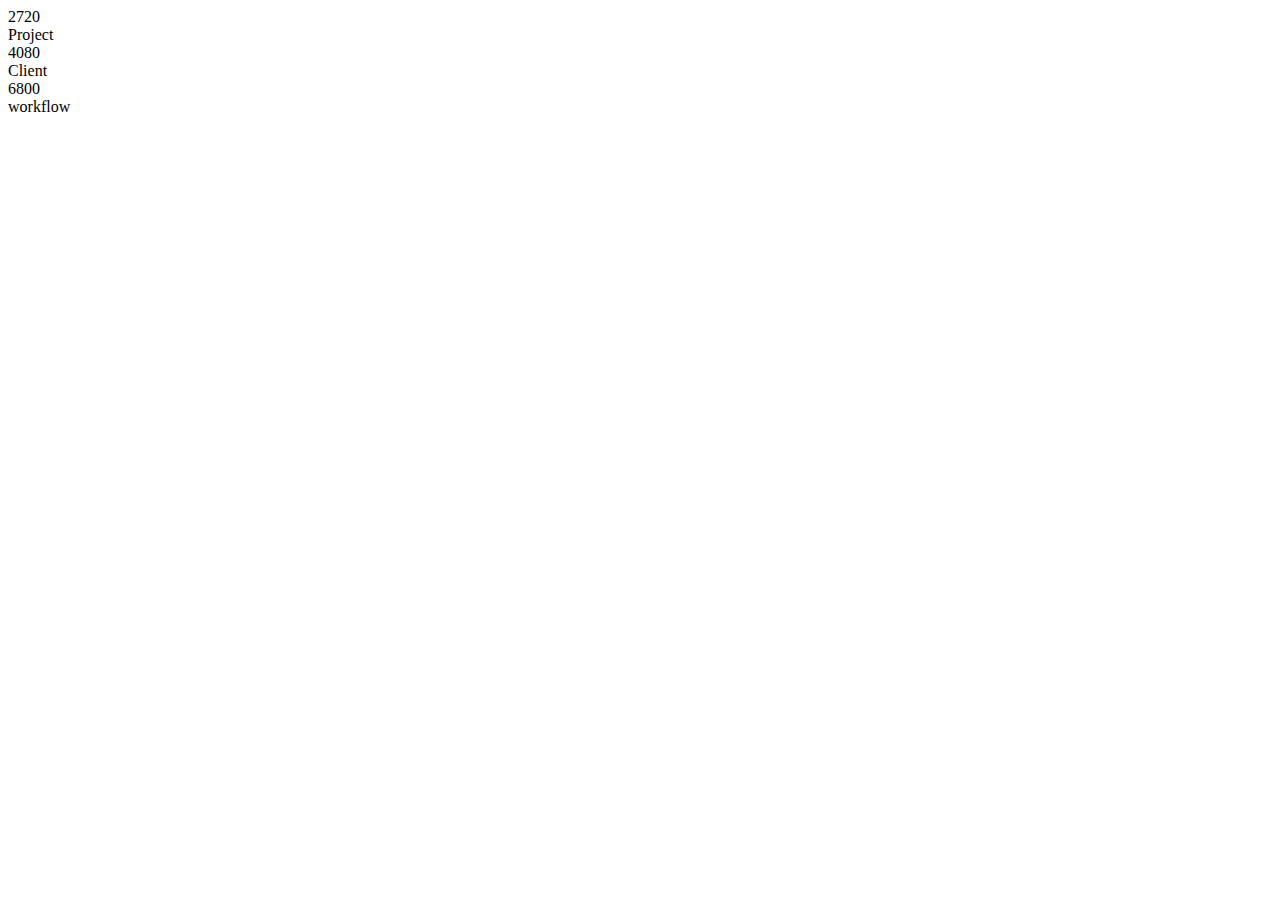
<file: Increment/index.html>
<!DOCTYPE html>
<html lang="en">
  <head>
    <meta charset="UTF-8" />
    <meta http-equiv="X-UA-Compatible" content="IE=edge" />
    <meta name="viewport" content="width=device-width, initial-scale=1.0" />
    <title>Document</title>
  </head>
  <body>

    <div class="countercontainer">
      <div class="counter" data-target="4000"></div>
      <span>Project</span>
    </div>
    <div class="countercontainer">
      <div class="counter" data-target="6000"></div>
      <span>Client</span>
    </div>
    <div class="countercontainer">
      <div class="counter" data-target="10000"></div>
      <span>workflow</span>
    </div>
  <body>

    <script src="increment.js"></script>
  </body>
</html>
</file>
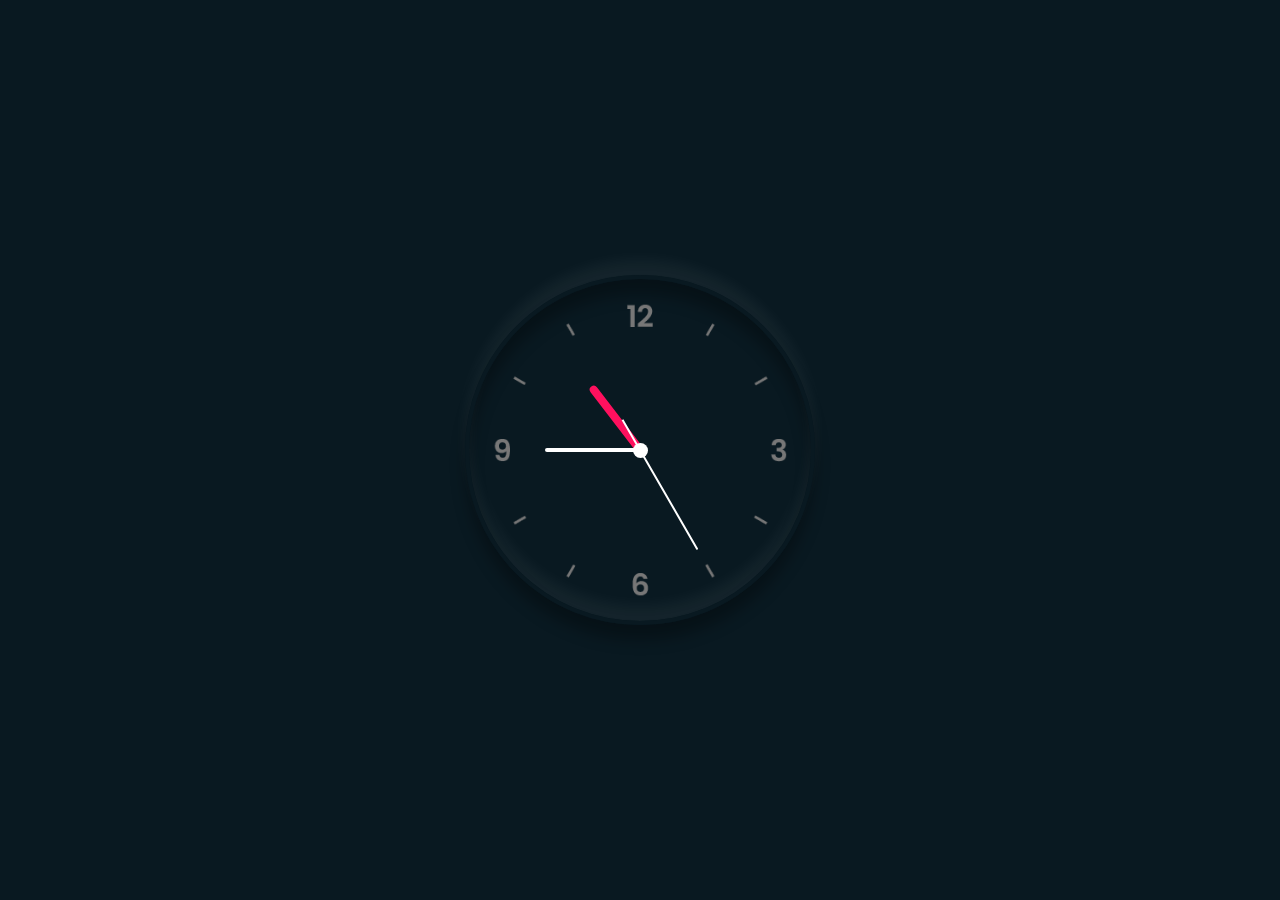
<file: Js clock/index.html>
<!DOCTYPE html>
<html lang="en">
  <head>
    <meta charset="UTF-8" />
    <meta http-equiv="X-UA-Compatible" content="IE=edge" />
    <meta name="viewport" content="width=device-width, initial-scale=1.0" />
    <title>Dark Theme Clock</title>
    <link rel="stylesheet" href="style.css" />
  </head>
  <body>
    <div class="clock">
      <div class="hour">
        <div class="hr" id="hr"></div>
      </div>
      <div class="min">
        <div class="mn" id="mn"></div>
      </div>
      <div class="sec">
        <div class="sc" id="sc"></div>
      </div>
    </div>
    <script type="text/javascript">
      const deg = 6;
      const hr = document.querySelector("#hr");
      const mn = document.querySelector("#mn");
      const sc = document.querySelector("#sc");
      
      setInterval(() => {
          let day = new Date();
          let hh = day.getHours() * 30;
          let mm = day.getMinutes() * deg;
          let ss = day.getSeconds() * deg;
          
          hr.style.transform = `rotateZ(${hh + mm / 12}deg)`;
          mn.style.transform = `rotateZ(${mm}deg)`;
          sc.style.transform = `rotateZ(${ss}deg)`;
          });
    </script>
  </body>
</html>
</file>
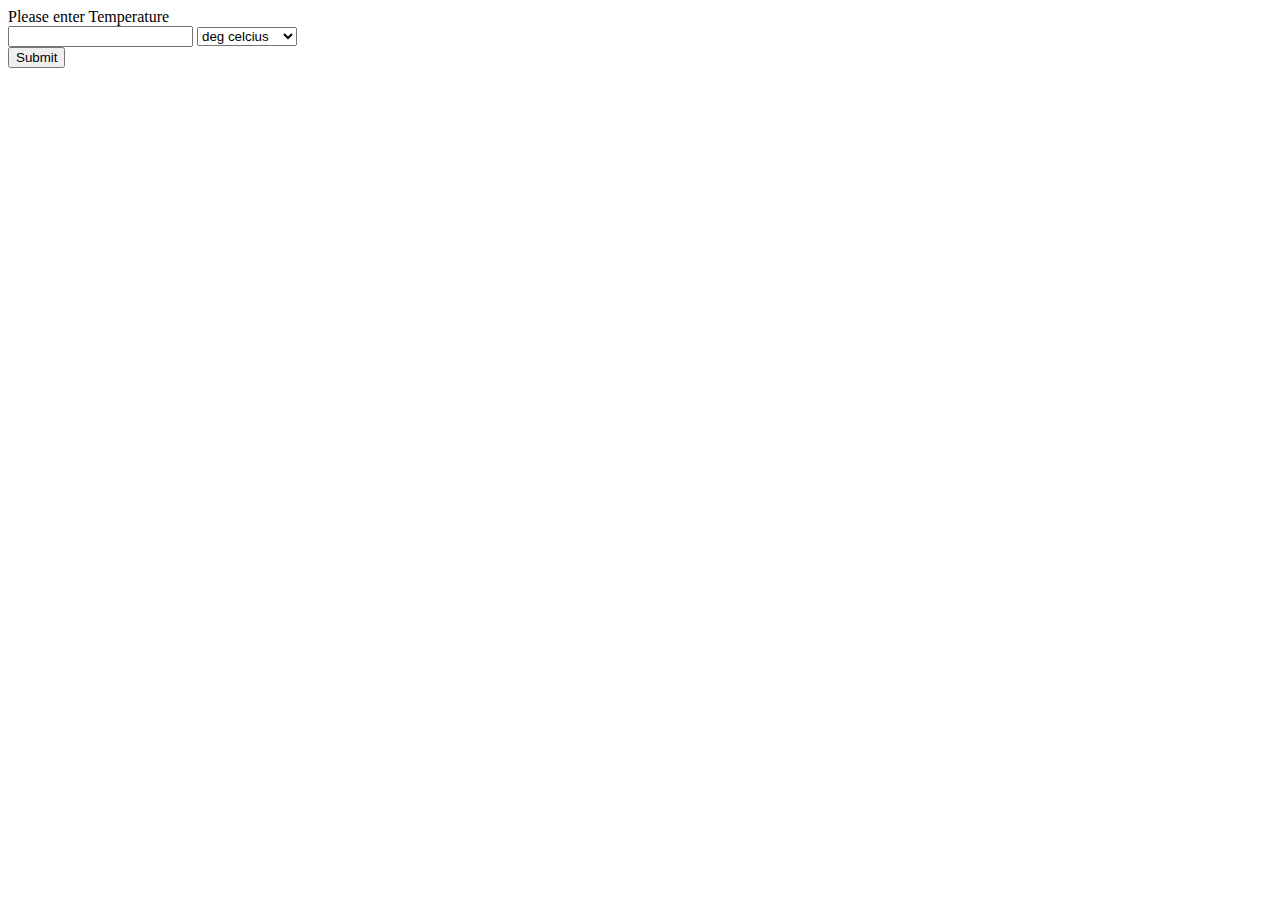
<file: temp convertor/index.html>
<!DOCTYPE html>
<html lang="en">
  <head>
    <meta charset="UTF-8" />
    <meta http-equiv="X-UA-Compatible" content="IE=edge" />
    <meta name="viewport" content="width=device-width, initial-scale=1.0" />
    <title>Document</title>
  </head>
  <body>
    <form action="" onsubmit="calculatetemp(); return false" id="temp">
   <label for="temp">Please enter Temperature</label>
   <br>
        <input type="number" name="temp" id="temp1">
        <select name="tempdiff" id="tempdiff">
            <option value="cel">deg celcius</option>
            <option value="far">deg farenheit</option>
        </select>
        <br>
        <input type="submit" name="temp" id="">
        <span id="result"></span>
</form>

    <script src="temp.js"></script>
  </body>
</html>
</file>
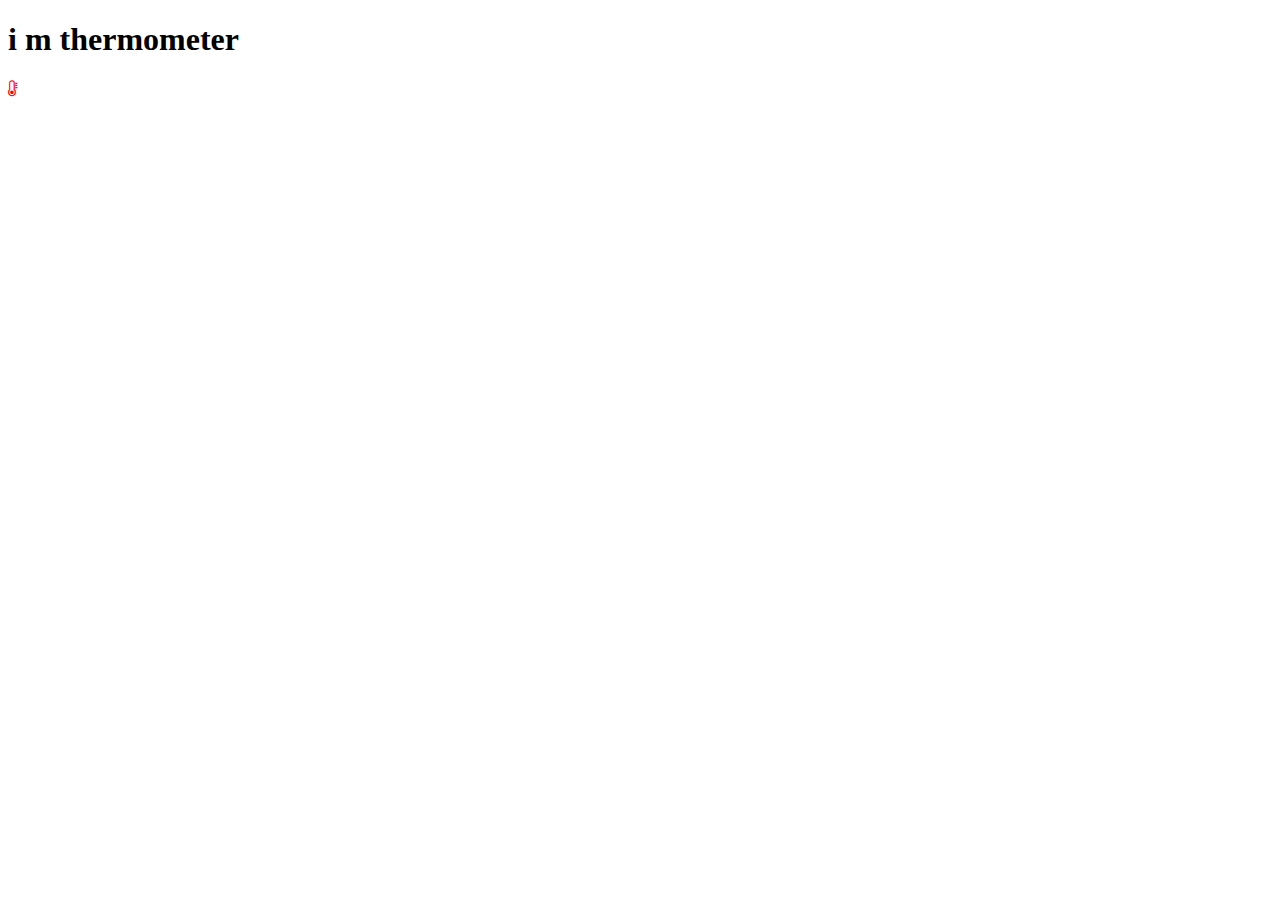
<file: thermometer/index.html>
<!DOCTYPE html>
<html lang="en">
<head>
    <meta charset="UTF-8">
    <meta http-equiv="X-UA-Compatible" content="IE=edge">
    <meta name="viewport" content="width=device-width, initial-scale=1.0">
    <link rel="stylesheet" href="https://cdnjs.cloudflare.com/ajax/libs/font-awesome/4.7.0/css/font-awesome.min.css">
    <title>Document</title>
</head>
<body>

    <div class="outerdiv">
        <div class="innerdiv">
            <h1 class="main-heading">i m thermometer</h1>
            <span id="temp" class="fa">
            </span>
        </div>
    </div>

    <script src="script.js"></script>
</body>
</html>
</file>
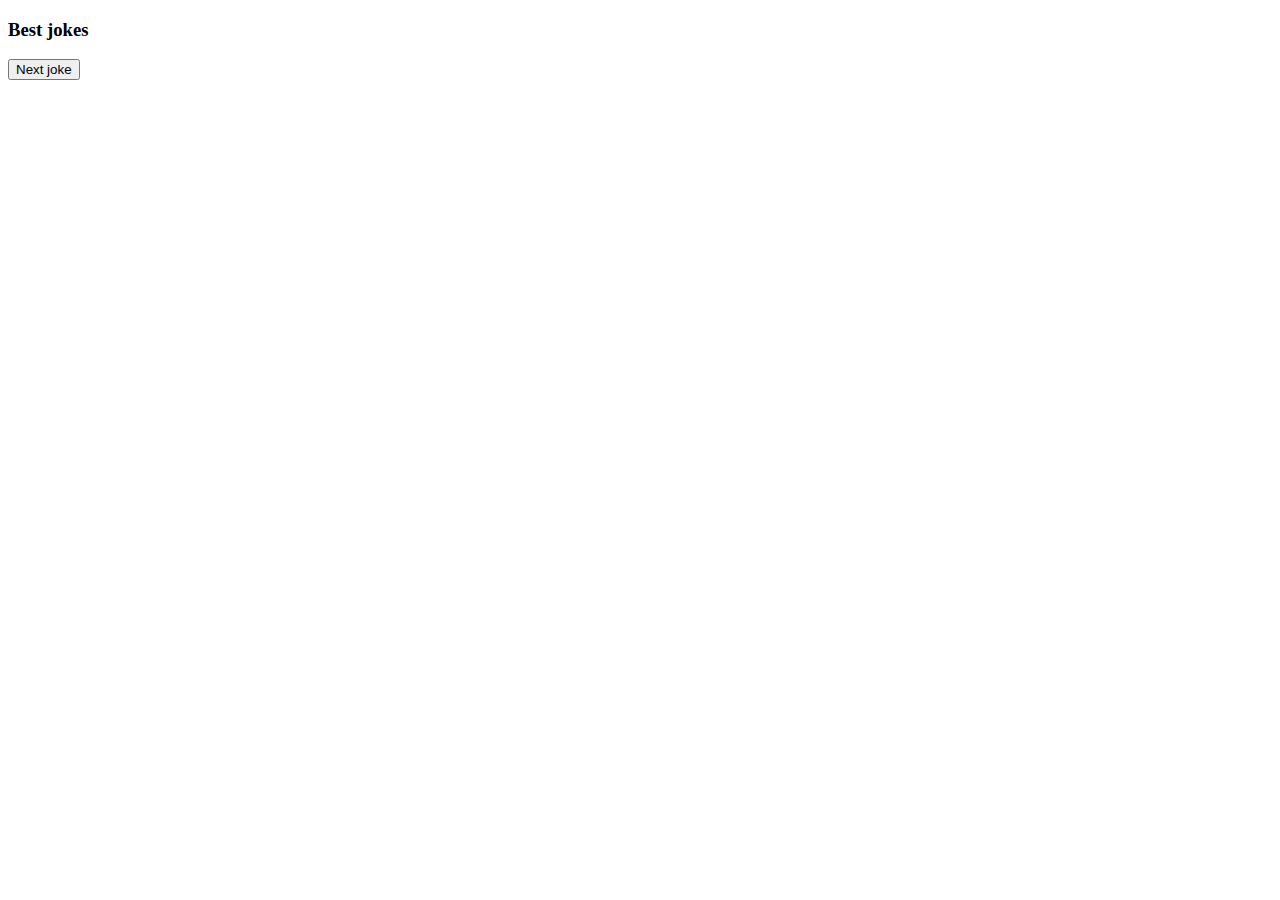
<file: apicall/By async await.html>
<!DOCTYPE html>
<html lang="en">
<head>
    <meta charset="UTF-8">
    <meta http-equiv="X-UA-Compatible" content="IE=edge">
    <meta name="viewport" content="width=device-width, initial-scale=1.0">
    <title>Document</title>
</head>
<body>

    <div id="container">
        <h3>Best jokes</h3>
        <div id="joke" class="joke"></div>
        <button id="jokebtn" class="btn">Next joke</button>
    </div>

    <script>
        const jokes = document.querySelector('#joke');
        const jokebtn = document.querySelector('#jokebtn');
        
        const getjoke = async ()=>{
            try{
            const response = await fetch('https://icanhazdadjoke.com',{headers:{
                Accept : "application/json"
            }});
            const data = await response.json();
            jokes.innerHTML = data.joke;
        }catch(err){
            console.log(`the error is ${err}`);
        }
        }
        
        jokebtn.addEventListener('click',getjoke);
        getjoke();
        
    </script>
</body>
</html>
</file>
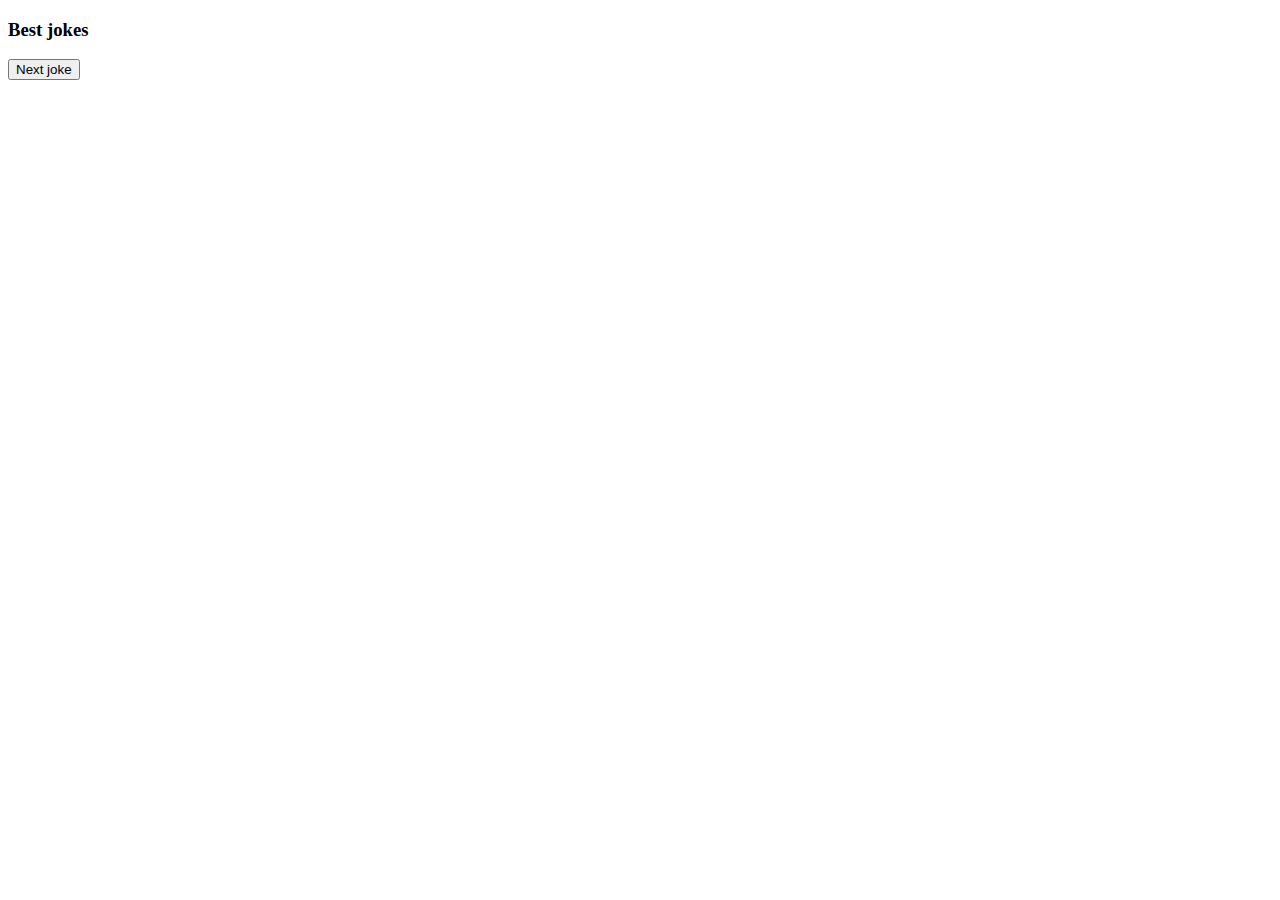
<file: apicall/By fetch promises.html>
<!DOCTYPE html>
<html lang="en">
<head>
    <meta charset="UTF-8">
    <meta http-equiv="X-UA-Compatible" content="IE=edge">
    <meta name="viewport" content="width=device-width, initial-scale=1.0">
    <title>Document</title>
</head>
<body>
    <div id="container">
        <h3>Best jokes</h3>
        <div id="joke" class="joke"></div>
        <button id="jokebtn" class="btn">Next joke</button>
    </div>

    <script>
        const jokes = document.querySelector('#joke');
        const jokebtn = document.querySelector('#jokebtn');
        
        

        getjoke = ()=>{
            // const setheader ={
            // headers:{
            //     Accept : "application/json"
            // }
        // }
            fetch('https://icanhazdadjoke.com',{headers:{
                Accept : "application/json"
            }}).then((res)=> res.json())
            .then((data)=>{
                jokes.innerHTML = data.joke;
                console.log(data);
            }).catch((error)=>{
                console.log(error);
            })
        }
        
        jokebtn.addEventListener('click',getjoke);
        getjoke();

        //
        
    </script>
</body>
</html>
</file>
<file: Js clock/style.css>
* {
  margin: 0;
  padding: 0;
  box-sizing: border-box;
}

body {
  display: flex;
  justify-content: center;
  min-height: 100vh;
  align-items: center;
  background: #091921;
}

.clock {
  width: 350px;
  height: 350px;
  display: flex;
  justify-content: center;
  align-items: center;
  background: url(clock.png);
  background-size: cover;
  border: 4px solid #091921;
  border-radius: 50%;
  box-shadow: 0 -15px 15px rgba(255, 255, 255, 0.05),
    inset 0 -15px 15px rgba(255, 255, 255, 0.05), 0 15px 15px rgba(0, 0, 0, 0.3),
    inset 0 15px 15px rgba(0, 0, 0, 0.3);
}

.clock::before {
  content: "";
  position: absolute;
  width: 15px;
  height: 15px;
  background: #fff;
  border-radius: 50%;
  z-index: 10000;
}

.clock .hour,
.clock .min,
.clock .sec {
  position: absolute;
}

.clock .hour,
.hr {
  width: 160px;
  height: 160px;
}

.clock .min,
.mn {
  width: 190px;
  height: 190px;
}

.clock .sec,
.sc {
  width: 230px;
  height: 230px;
}

.hr,
.mn,
.sc {
  display: flex;
  justify-content: center;
  position: absolute;
  border-radius: 50%;
}

.hr::before {
  content: "";
  position: absolute;
  width: 8px;
  height: 80px;
  background: #ff105e;
  z-index: 10;
  border-radius: 6px 6px 0 0;
}

.mn::before {
  content: "";
  position: absolute;
  width: 4px;
  height: 90px;
  background: #fff;
  z-index: 11;
  border-radius: 6px 6px 0 0;
}

.sc::before {
  content: "";
  position: absolute;
  width: 2px;
  height: 150px;
  background: #fff;
  z-index: 11;
  border-radius: 6px 6px 0 0;
}
</file>
